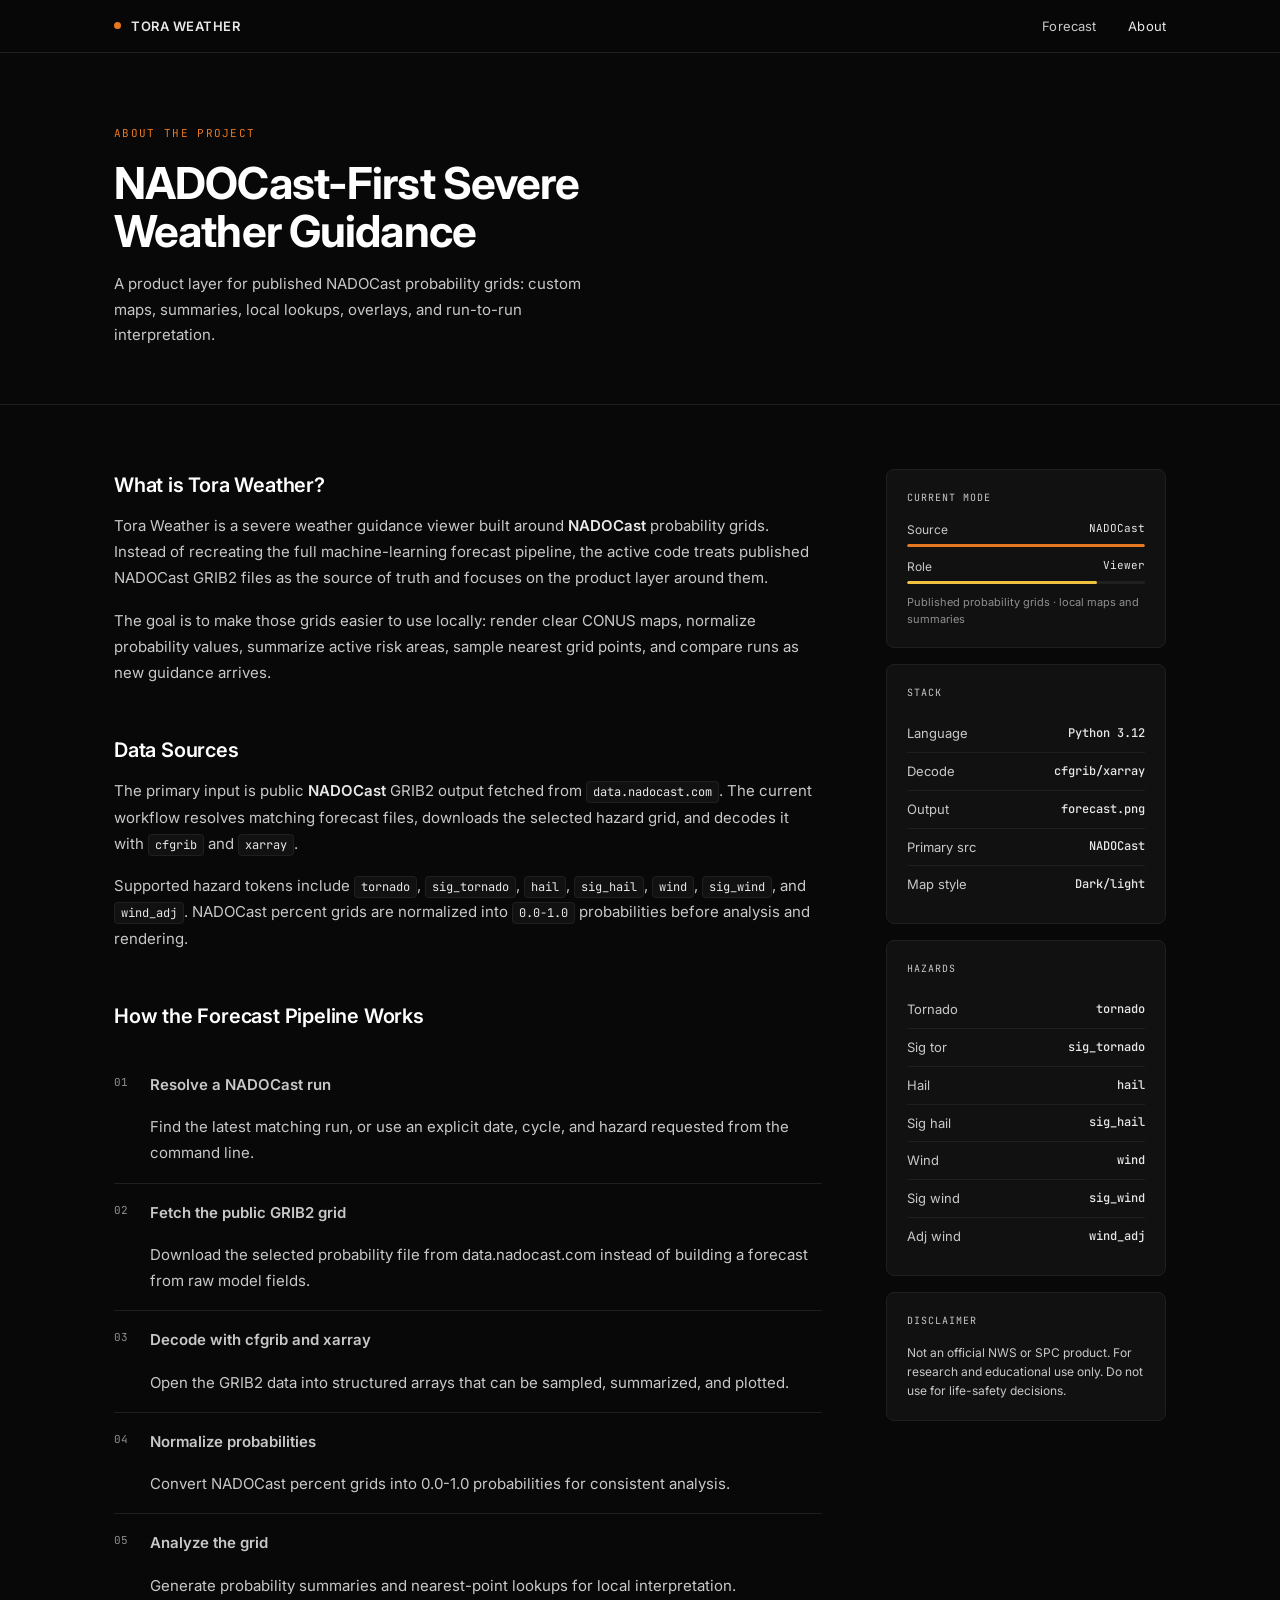
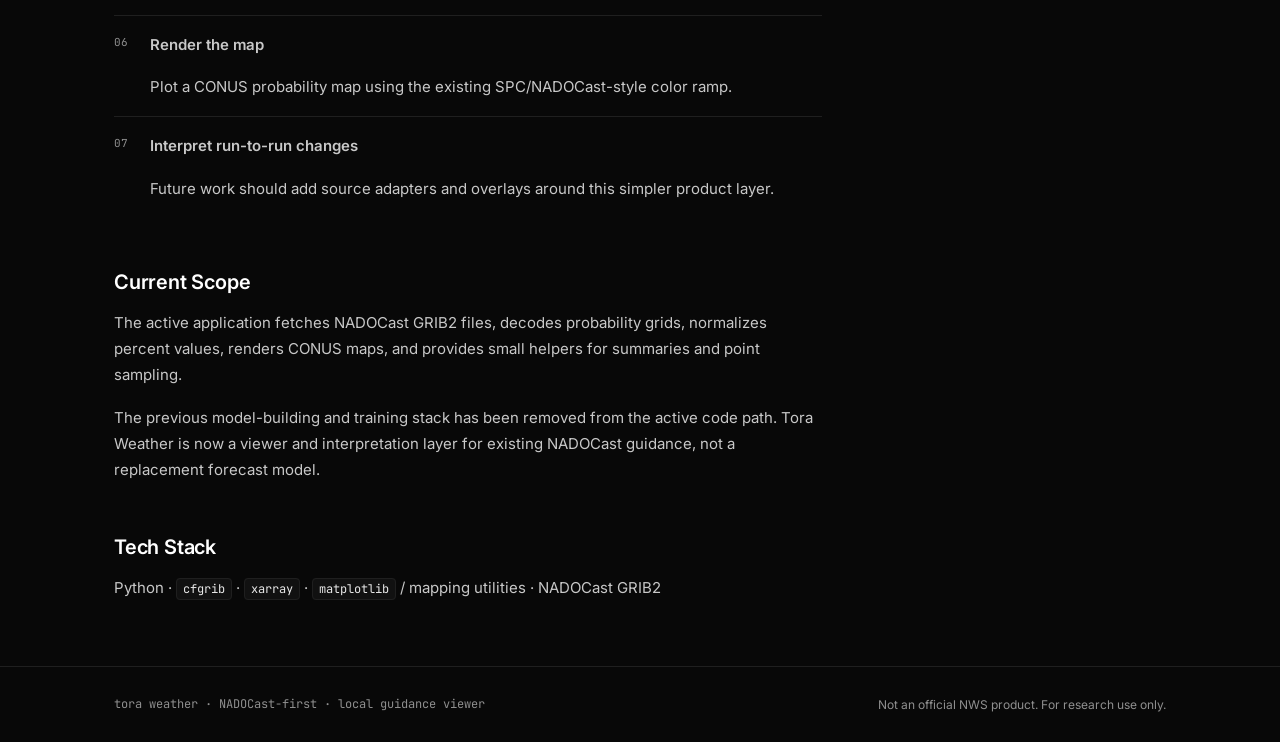
<file: website/about.html>
<!DOCTYPE html>
<html lang="en">
<head>
  <meta charset="UTF-8" />
  <meta name="viewport" content="width=device-width, initial-scale=1.0" />
  <title>About — Tora Weather</title>
  <link rel="preconnect" href="https://fonts.googleapis.com" />
  <link rel="preconnect" href="https://fonts.gstatic.com" crossorigin />
  <link href="https://fonts.googleapis.com/css2?family=Inter:wght@400;500;600;700&family=JetBrains+Mono:wght@400;500&display=swap" rel="stylesheet" />
  <link rel="stylesheet" href="styles.css" />
</head>
<body>

  <!-- Nav -->
  <nav>
    <div class="container">
      <div class="nav-inner">
        <a href="index.html" class="nav-logo">
          <span class="nav-logo-dot"></span>
          Tora Weather
        </a>
        <ul class="nav-links">
          <li><a href="index.html">Forecast</a></li>
          <li><a href="about.html" class="active">About</a></li>
        </ul>
      </div>
    </div>
  </nav>

  <!-- Hero -->
  <header class="about-hero">
    <div class="container">
      <p class="hero-eyebrow">About the Project</p>
      <h1 class="hero-title">NADOCast-First Severe Weather Guidance</h1>
      <p class="hero-sub">
        A product layer for published NADOCast probability grids: custom maps,
        summaries, local lookups, overlays, and run-to-run interpretation.
      </p>
    </div>
  </header>

  <main>
    <div class="container">
      <div class="about-layout">

        <!-- Main prose -->
        <article class="prose">

          <h2>What is Tora Weather?</h2>
          <p>
            Tora Weather is a severe weather guidance viewer built around
            <strong>NADOCast</strong> probability grids. Instead of recreating the
            full machine-learning forecast pipeline, the active code treats published
            NADOCast GRIB2 files as the source of truth and focuses on the product
            layer around them.
          </p>
          <p>
            The goal is to make those grids easier to use locally: render clear CONUS
            maps, normalize probability values, summarize active risk areas, sample
            nearest grid points, and compare runs as new guidance arrives.
          </p>

          <h2>Data Sources</h2>
          <p>
            The primary input is public <strong>NADOCast</strong> GRIB2 output fetched
            from <code>data.nadocast.com</code>. The current workflow resolves matching
            forecast files, downloads the selected hazard grid, and decodes it with
            <code>cfgrib</code> and <code>xarray</code>.
          </p>
          <p>
            Supported hazard tokens include <code>tornado</code>,
            <code>sig_tornado</code>, <code>hail</code>, <code>sig_hail</code>,
            <code>wind</code>, <code>sig_wind</code>, and <code>wind_adj</code>.
            NADOCast percent grids are normalized into <code>0.0-1.0</code>
            probabilities before analysis and rendering.
          </p>

          <h2>How the Forecast Pipeline Works</h2>
          <div class="pipeline">
            <div class="pipeline-step">
              <span class="step-num">01</span>
              <div class="step-content">
                <p class="step-title">Resolve a NADOCast run</p>
                <p class="step-desc">Find the latest matching run, or use an explicit date, cycle, and hazard requested from the command line.</p>
              </div>
            </div>
            <div class="pipeline-step">
              <span class="step-num">02</span>
              <div class="step-content">
                <p class="step-title">Fetch the public GRIB2 grid</p>
                <p class="step-desc">Download the selected probability file from data.nadocast.com instead of building a forecast from raw model fields.</p>
              </div>
            </div>
            <div class="pipeline-step">
              <span class="step-num">03</span>
              <div class="step-content">
                <p class="step-title">Decode with cfgrib and xarray</p>
                <p class="step-desc">Open the GRIB2 data into structured arrays that can be sampled, summarized, and plotted.</p>
              </div>
            </div>
            <div class="pipeline-step">
              <span class="step-num">04</span>
              <div class="step-content">
                <p class="step-title">Normalize probabilities</p>
                <p class="step-desc">Convert NADOCast percent grids into 0.0-1.0 probabilities for consistent analysis.</p>
              </div>
            </div>
            <div class="pipeline-step">
              <span class="step-num">05</span>
              <div class="step-content">
                <p class="step-title">Analyze the grid</p>
                <p class="step-desc">Generate probability summaries and nearest-point lookups for local interpretation.</p>
              </div>
            </div>
            <div class="pipeline-step">
              <span class="step-num">06</span>
              <div class="step-content">
                <p class="step-title">Render the map</p>
                <p class="step-desc">Plot a CONUS probability map using the existing SPC/NADOCast-style color ramp.</p>
              </div>
            </div>
            <div class="pipeline-step">
              <span class="step-num">07</span>
              <div class="step-content">
                <p class="step-title">Interpret run-to-run changes</p>
                <p class="step-desc">Future work should add source adapters and overlays around this simpler product layer.</p>
              </div>
            </div>
          </div>

          <h2>Current Scope</h2>
          <p>
            The active application fetches NADOCast GRIB2 files, decodes probability
            grids, normalizes percent values, renders CONUS maps, and provides small
            helpers for summaries and point sampling.
          </p>
          <p>
            The previous model-building and training stack has been removed from the
            active code path. Tora Weather is now a viewer and interpretation layer
            for existing NADOCast guidance, not a replacement forecast model.
          </p>

          <h2>Tech Stack</h2>
          <p>
            Python · <code>cfgrib</code> · <code>xarray</code> ·
            <code>matplotlib</code> / mapping utilities · NADOCast GRIB2
          </p>

        </article>

        <!-- Sidebar -->
        <aside class="about-sidebar">

          <div class="sidebar-card">
            <p class="sidebar-card-title">Current Mode</p>
            <div class="perf-bar-wrap">
              <div class="perf-bar-label">
                <span>Source</span>
                <span>NADOCast</span>
              </div>
              <div class="perf-bar">
                <div class="perf-bar-fill" style="width: 100%"></div>
              </div>
            </div>
            <div class="perf-bar-wrap">
              <div class="perf-bar-label">
                <span>Role</span>
                <span>Viewer</span>
              </div>
              <div class="perf-bar">
                <div class="perf-bar-fill" style="width: 80%; background: var(--slight)"></div>
              </div>
            </div>
            <p style="font-size:11px;color:var(--dim);margin-top:8px;line-height:1.5;">
              Published probability grids · local maps and summaries
            </p>
          </div>

          <div class="sidebar-card">
            <p class="sidebar-card-title">Stack</p>
            <div class="sidebar-row">
              <span class="sidebar-row-label">Language</span>
              <span class="sidebar-row-value">Python 3.12</span>
            </div>
            <div class="sidebar-row">
              <span class="sidebar-row-label">Decode</span>
              <span class="sidebar-row-value">cfgrib/xarray</span>
            </div>
            <div class="sidebar-row">
              <span class="sidebar-row-label">Output</span>
              <span class="sidebar-row-value">forecast.png</span>
            </div>
            <div class="sidebar-row">
              <span class="sidebar-row-label">Primary src</span>
              <span class="sidebar-row-value">NADOCast</span>
            </div>
            <div class="sidebar-row">
              <span class="sidebar-row-label">Map style</span>
              <span class="sidebar-row-value">Dark/light</span>
            </div>
          </div>

          <div class="sidebar-card">
            <p class="sidebar-card-title">Hazards</p>
            <div class="sidebar-row">
              <span class="sidebar-row-label">Tornado</span>
              <span class="sidebar-row-value">tornado</span>
            </div>
            <div class="sidebar-row">
              <span class="sidebar-row-label">Sig tor</span>
              <span class="sidebar-row-value">sig_tornado</span>
            </div>
            <div class="sidebar-row">
              <span class="sidebar-row-label">Hail</span>
              <span class="sidebar-row-value">hail</span>
            </div>
            <div class="sidebar-row">
              <span class="sidebar-row-label">Sig hail</span>
              <span class="sidebar-row-value">sig_hail</span>
            </div>
            <div class="sidebar-row">
              <span class="sidebar-row-label">Wind</span>
              <span class="sidebar-row-value">wind</span>
            </div>
            <div class="sidebar-row">
              <span class="sidebar-row-label">Sig wind</span>
              <span class="sidebar-row-value">sig_wind</span>
            </div>
            <div class="sidebar-row">
              <span class="sidebar-row-label">Adj wind</span>
              <span class="sidebar-row-value">wind_adj</span>
            </div>
          </div>

          <div class="sidebar-card">
            <p class="sidebar-card-title">Disclaimer</p>
            <p style="font-size:12px;color:var(--muted);line-height:1.6;">
              Not an official NWS or SPC product. For research and educational use only.
              Do not use for life-safety decisions.
            </p>
          </div>

        </aside>
      </div>
    </div>
  </main>

  <!-- Footer -->
  <footer>
    <div class="container">
      <div class="footer-inner">
        <span class="footer-left">tora weather · NADOCast-first · local guidance viewer</span>
        <span class="footer-right">Not an official NWS product. For research use only.</span>
      </div>
    </div>
  </footer>

</body>
</html>
</file>
<file: website/styles.css>
/* ─── Reset & Base ─────────────────────────────────────────────── */
*, *::before, *::after { box-sizing: border-box; margin: 0; padding: 0; }

:root {
  --bg:        #080808;
  --bg-card:   #111111;
  --bg-hover:  #181818;
  --border:    #1f1f1f;
  --border-hi: #2e2e2e;
  --text:      #e8e8e8;
  --muted:     #c8c8c8;
  --dim:       #8f8f8f;

  /* SPC risk palette */
  --marginal:  #76b041;
  --slight:    #f0c040;
  --enhanced:  #e87820;
  --moderate:  #c83228;
  --high:      #c040c8;

  --accent:    var(--enhanced);

  --font-sans: 'Inter', system-ui, -apple-system, sans-serif;
  --font-mono: 'JetBrains Mono', 'Fira Code', 'Courier New', monospace;

  --r:   4px;
  --r-lg: 8px;
}

html { scroll-behavior: smooth; }

body {
  background: var(--bg);
  color: var(--text);
  font-family: var(--font-sans);
  font-size: 15px;
  line-height: 1.6;
  -webkit-font-smoothing: antialiased;
  min-height: 100vh;
}

a { color: inherit; text-decoration: none; }
img { display: block; max-width: 100%; }

/* ─── Layout ───────────────────────────────────────────────────── */
.container {
  max-width: 1100px;
  margin: 0 auto;
  padding: 0 24px;
}

/* ─── Nav ──────────────────────────────────────────────────────── */
nav {
  border-bottom: 1px solid var(--border);
  position: sticky;
  top: 0;
  z-index: 100;
  background: rgba(8, 8, 8, 0.92);
  backdrop-filter: blur(12px);
  -webkit-backdrop-filter: blur(12px);
}

.nav-inner {
  display: flex;
  align-items: center;
  justify-content: space-between;
  height: 52px;
}

.nav-logo {
  display: flex;
  align-items: center;
  gap: 10px;
  font-size: 13px;
  font-weight: 600;
  letter-spacing: 0.04em;
  text-transform: uppercase;
  color: var(--text);
}

.nav-logo-dot {
  width: 7px;
  height: 7px;
  border-radius: 50%;
  background: var(--accent);
  flex-shrink: 0;
}

.nav-links {
  display: flex;
  align-items: center;
  gap: 32px;
  list-style: none;
}

.nav-links a {
  font-size: 13px;
  color: var(--muted);
  transition: color 0.15s;
  letter-spacing: 0.01em;
}

.nav-links a:hover,
.nav-links a.active { color: var(--text); }

/* ─── Hero ─────────────────────────────────────────────────────── */
.hero {
  padding: 72px 0 48px;
  border-bottom: 1px solid var(--border);
}

.hero-eyebrow {
  font-family: var(--font-mono);
  font-size: 11px;
  letter-spacing: 0.12em;
  text-transform: uppercase;
  color: var(--accent);
  margin-bottom: 16px;
}

.hero-title {
  font-size: clamp(28px, 4vw, 44px);
  font-weight: 700;
  letter-spacing: -0.02em;
  line-height: 1.1;
  color: #ffffff;
  max-width: 620px;
}

.hero-sub {
  margin-top: 16px;
  font-size: 15px;
  color: var(--muted);
  max-width: 480px;
  line-height: 1.7;
}

.hero-meta {
  margin-top: 28px;
  display: flex;
  align-items: center;
  gap: 20px;
  flex-wrap: wrap;
}

.meta-chip {
  font-family: var(--font-mono);
  font-size: 11px;
  color: var(--dim);
  letter-spacing: 0.06em;
}

.meta-chip span {
  color: var(--muted);
}

/* ─── Risk Legend ──────────────────────────────────────────────── */
.legend {
  display: flex;
  align-items: center;
  gap: 6px;
  flex-wrap: wrap;
  margin-top: 24px;
}

.legend-item {
  display: flex;
  align-items: center;
  gap: 6px;
  padding: 4px 10px;
  border: 1px solid var(--border);
  border-radius: 20px;
  font-size: 11px;
  font-family: var(--font-mono);
  letter-spacing: 0.04em;
  color: var(--muted);
}

.legend-swatch {
  width: 8px;
  height: 8px;
  border-radius: 2px;
  flex-shrink: 0;
}

/* ─── Main Map / Forecast Output ───────────────────────────────── */
.forecast-section {
  padding: 48px 0;
}

.section-header {
  display: flex;
  align-items: flex-start;
  justify-content: space-between;
  margin-bottom: 24px;
  gap: 16px;
}

.section-label {
  font-family: var(--font-mono);
  font-size: 11px;
  letter-spacing: 0.1em;
  text-transform: uppercase;
  color: var(--muted);
  margin-bottom: 6px;
}

.section-title {
  font-size: 18px;
  font-weight: 600;
  letter-spacing: -0.01em;
  color: var(--text);
}

.badge {
  font-family: var(--font-mono);
  font-size: 10px;
  letter-spacing: 0.06em;
  text-transform: uppercase;
  padding: 4px 9px;
  border-radius: var(--r);
  border: 1px solid var(--border-hi);
  color: var(--muted);
  white-space: nowrap;
  margin-top: 2px;
}

.map-shell {
  width: 100%;
  aspect-ratio: 16 / 9;
  min-height: 420px;
  background: var(--bg-card);
  border: 1px solid var(--border);
  border-radius: var(--r-lg);
  position: relative;
  overflow: hidden;
}

.forecast-map {
  width: 100%;
  height: 100%;
  min-height: 420px;
  background: #090909;
}

.map-status-panel {
  position: absolute;
  left: 14px;
  top: 14px;
  z-index: 500;
  max-width: min(360px, calc(100% - 28px));
  padding: 8px 10px;
  background: rgba(8, 8, 8, 0.82);
  border: 1px solid rgba(46, 46, 46, 0.9);
  border-radius: var(--r);
  color: var(--muted);
  font-family: var(--font-mono);
  font-size: 11px;
  letter-spacing: 0.04em;
  text-transform: uppercase;
  backdrop-filter: blur(10px);
  -webkit-backdrop-filter: blur(10px);
}

.map-controls {
  position: absolute;
  right: 14px;
  top: 14px;
  z-index: 500;
  display: flex;
  align-items: center;
  gap: 6px;
}

.map-control-btn {
  appearance: none;
  border: 1px solid rgba(46, 46, 46, 0.95);
  border-radius: var(--r);
  background: rgba(8, 8, 8, 0.82);
  color: var(--muted);
  font-family: var(--font-mono);
  font-size: 10px;
  letter-spacing: 0.05em;
  text-transform: uppercase;
  padding: 8px 9px;
  cursor: pointer;
  transition: border-color 0.15s, color 0.15s, background 0.15s;
  backdrop-filter: blur(10px);
  -webkit-backdrop-filter: blur(10px);
}

.map-control-btn:hover,
.map-control-btn.active {
  border-color: var(--accent);
  color: var(--text);
  background: rgba(17, 17, 17, 0.9);
}

.map-search {
  position: absolute;
  right: 14px;
  top: 58px;
  z-index: 500;
  display: flex;
  align-items: stretch;
  width: min(220px, calc(100% - 28px));
  border: 1px solid rgba(46, 46, 46, 0.95);
  border-radius: var(--r);
  background: rgba(8, 8, 8, 0.84);
  overflow: hidden;
  backdrop-filter: blur(10px);
  -webkit-backdrop-filter: blur(10px);
}

.map-search.invalid {
  border-color: rgba(200, 50, 40, 0.95);
}

.map-search-message {
  position: absolute;
  top: calc(100% + 6px);
  right: 0;
  max-width: 260px;
  color: var(--moderate);
  font-family: var(--font-mono);
  font-size: 10px;
  letter-spacing: 0.04em;
  text-transform: uppercase;
  line-height: 1.35;
  text-align: right;
}

.map-search-input {
  min-width: 0;
  width: 100%;
  border: none;
  background: transparent;
  color: var(--text);
  font-family: var(--font-mono);
  font-size: 11px;
  letter-spacing: 0.04em;
  padding: 8px 10px;
  outline: none;
}

.map-search-input::placeholder {
  color: var(--dim);
  text-transform: uppercase;
}

.map-search-btn {
  appearance: none;
  border: none;
  border-left: 1px solid rgba(46, 46, 46, 0.95);
  background: rgba(17, 17, 17, 0.9);
  color: var(--muted);
  font-family: var(--font-mono);
  font-size: 10px;
  letter-spacing: 0.05em;
  text-transform: uppercase;
  padding: 0 10px;
  cursor: pointer;
}

.map-search-btn:hover,
.map-search:focus-within .map-search-btn {
  color: var(--text);
}

.map-search.loading {
  opacity: 0.72;
  pointer-events: none;
}

.leaflet-container {
  color: var(--text);
  font-family: var(--font-sans);
}

.map-label-pane {
  filter: brightness(1.55) contrast(1.35) saturate(0.8);
}

.map-boundary-pane {
  filter: brightness(1.8) contrast(1.8) saturate(0.2);
  opacity: 0.55;
}

.leaflet-top.leaflet-left {
  top: 58px;
  left: 14px;
}

.leaflet-control-zoom {
  border: 1px solid rgba(46, 46, 46, 0.95) !important;
  border-radius: var(--r) !important;
  overflow: hidden;
}

.leaflet-control-zoom a {
  width: 34px !important;
  height: 34px !important;
  line-height: 34px !important;
  background: rgba(8, 8, 8, 0.9) !important;
  border-bottom-color: var(--border-hi) !important;
  color: var(--text) !important;
}

.leaflet-control-zoom a:hover {
  background: var(--bg-hover) !important;
  color: #ffffff !important;
}

.leaflet-control-attribution,
.leaflet-control-scale-line {
  background: rgba(8, 8, 8, 0.78) !important;
  border-color: var(--border-hi) !important;
  color: var(--muted) !important;
  font-family: var(--font-mono);
  font-size: 10px;
}

.leaflet-control-attribution a {
  color: var(--muted) !important;
}

.forecast-popup .leaflet-popup-content-wrapper,
.forecast-popup .leaflet-popup-tip {
  background: rgba(8, 8, 8, 0.92);
  border: 1px solid var(--border-hi);
  color: var(--text);
  box-shadow: none;
}

.forecast-popup .leaflet-popup-content {
  display: flex;
  flex-direction: column;
  gap: 2px;
  margin: 8px 10px;
  font-size: 12px;
}

.forecast-popup strong {
  font-family: var(--font-mono);
  font-size: 13px;
  line-height: 1.2;
}

.forecast-popup span {
  color: var(--muted);
}

/* ─── Stats Row ────────────────────────────────────────────────── */
.stats-grid {
  display: grid;
  grid-template-columns: repeat(auto-fit, minmax(180px, 1fr));
  gap: 1px;
  background: var(--border);
  border: 1px solid var(--border);
  border-radius: var(--r-lg);
  overflow: hidden;
  margin-top: 16px;
}

.stat-card {
  background: var(--bg-card);
  padding: 20px 22px;
  display: flex;
  flex-direction: column;
  gap: 6px;
}

.stat-label {
  font-family: var(--font-mono);
  font-size: 10px;
  letter-spacing: 0.1em;
  text-transform: uppercase;
  color: var(--muted);
}

.stat-value {
  font-size: 22px;
  font-weight: 700;
  letter-spacing: -0.02em;
  color: #ffffff;
}

.stat-sub {
  font-size: 12px;
  color: var(--dim);
}

/* ─── Secondary Placeholders Grid ─────────────────────────────── */
.outputs-grid {
  display: grid;
  grid-template-columns: repeat(auto-fit, minmax(280px, 1fr));
  gap: 16px;
  margin-top: 48px;
}

.output-card {
  background: var(--bg-card);
  border: 1px solid var(--border);
  border-radius: var(--r-lg);
  overflow: hidden;
  transition: border-color 0.15s;
}

.output-card:hover { border-color: var(--border-hi); }

.output-card-img {
  width: 100%;
  aspect-ratio: 4 / 3;
  background: var(--bg);
  display: flex;
  align-items: center;
  justify-content: center;
  border-bottom: 1px solid var(--border);
  position: relative;
}

.output-card-img::before {
  content: '';
  position: absolute;
  inset: 0;
  background:
    repeating-linear-gradient(0deg, transparent, transparent 29px, var(--border) 29px, var(--border) 30px),
    repeating-linear-gradient(90deg, transparent, transparent 29px, var(--border) 29px, var(--border) 30px);
  opacity: 0.25;
}

.output-card-img-icon {
  font-size: 24px;
  opacity: 0.2;
  position: relative;
  z-index: 1;
}

.output-card-body {
  padding: 16px 18px;
}

.output-card-title {
  font-size: 13px;
  font-weight: 600;
  color: var(--text);
  margin-bottom: 4px;
}

.output-card-desc {
  font-size: 12px;
  color: var(--muted);
  line-height: 1.5;
}

.output-card-foot {
  padding: 10px 18px;
  border-top: 1px solid var(--border);
  font-family: var(--font-mono);
  font-size: 10px;
  color: var(--dim);
  letter-spacing: 0.05em;
}

/* ─── Divider ──────────────────────────────────────────────────── */
.divider {
  border: none;
  border-top: 1px solid var(--border);
  margin: 0;
}

/* ─── About Page ───────────────────────────────────────────────── */
.about-hero {
  padding: 72px 0 56px;
  border-bottom: 1px solid var(--border);
}

.about-layout {
  display: grid;
  grid-template-columns: 1fr 280px;
  gap: 64px;
  padding: 64px 0;
  align-items: start;
}

.prose h2 {
  font-size: 20px;
  font-weight: 600;
  letter-spacing: -0.01em;
  color: #ffffff;
  margin-top: 48px;
  margin-bottom: 12px;
}

.prose h2:first-child { margin-top: 0; }

.prose p {
  font-size: 15px;
  color: var(--muted);
  line-height: 1.75;
  margin-bottom: 16px;
}

.prose p:last-child { margin-bottom: 0; }

.prose strong { color: var(--text); font-weight: 600; }

.prose code {
  font-family: var(--font-mono);
  font-size: 12px;
  background: var(--bg-card);
  border: 1px solid var(--border);
  padding: 2px 6px;
  border-radius: var(--r);
  color: var(--text);
}

/* Pipeline Steps */
.pipeline {
  margin: 24px 0;
  display: flex;
  flex-direction: column;
  gap: 0;
}

.pipeline-step {
  display: flex;
  gap: 16px;
  padding: 16px 0;
  border-bottom: 1px solid var(--border);
  position: relative;
}

.pipeline-step:last-child { border-bottom: none; }

.step-num {
  font-family: var(--font-mono);
  font-size: 11px;
  color: var(--dim);
  width: 20px;
  flex-shrink: 0;
  padding-top: 2px;
}

.step-content {}

.step-title {
  font-size: 14px;
  font-weight: 600;
  color: var(--text);
  margin-bottom: 3px;
}

.step-desc {
  font-size: 13px;
  color: var(--muted);
  line-height: 1.6;
}

/* Sidebar */
.about-sidebar {
  display: flex;
  flex-direction: column;
  gap: 16px;
}

.sidebar-card {
  background: var(--bg-card);
  border: 1px solid var(--border);
  border-radius: var(--r-lg);
  padding: 20px;
}

.sidebar-card-title {
  font-family: var(--font-mono);
  font-size: 10px;
  letter-spacing: 0.1em;
  text-transform: uppercase;
  color: var(--muted);
  margin-bottom: 14px;
}

.sidebar-row {
  display: flex;
  justify-content: space-between;
  align-items: center;
  padding: 8px 0;
  border-bottom: 1px solid var(--border);
  font-size: 13px;
}

.sidebar-row:last-child { border-bottom: none; }

.sidebar-row-label { color: var(--muted); }
.sidebar-row-value { color: var(--text); font-weight: 500; font-size: 12px; font-family: var(--font-mono); }

.perf-bar-wrap {
  margin-top: 4px;
}

.perf-bar-label {
  display: flex;
  justify-content: space-between;
  font-size: 12px;
  margin-bottom: 5px;
}

.perf-bar-label span:first-child { color: var(--muted); }
.perf-bar-label span:last-child { color: var(--text); font-family: var(--font-mono); font-size: 11px; }

.perf-bar {
  height: 3px;
  background: var(--border);
  border-radius: 2px;
  overflow: hidden;
  margin-bottom: 10px;
}

.perf-bar-fill {
  height: 100%;
  border-radius: 2px;
  background: var(--accent);
}

/* ─── Footer ───────────────────────────────────────────────────── */
footer {
  border-top: 1px solid var(--border);
  padding: 28px 0;
}

.footer-inner {
  display: flex;
  align-items: center;
  justify-content: space-between;
  gap: 16px;
  flex-wrap: wrap;
}

.footer-left {
  font-size: 12px;
  color: var(--dim);
  font-family: var(--font-mono);
}

.footer-right {
  font-size: 12px;
  color: var(--dim);
}

/* ─── Responsive ───────────────────────────────────────────────── */
@media (max-width: 768px) {
  .about-layout {
    grid-template-columns: 1fr;
    gap: 40px;
  }
  .section-header { flex-direction: column; }
  .map-shell,
  .forecast-map {
    min-height: 360px;
  }
  .map-status-panel {
    left: 10px;
    right: 10px;
    max-width: none;
  }
  .map-controls {
    top: auto;
    right: 10px;
    bottom: 22px;
  }
  .map-search {
    top: auto;
    left: 10px;
    right: 10px;
    bottom: 66px;
    width: auto;
  }
  .leaflet-top.leaflet-left {
    top: 70px;
    left: 10px;
  }
  .outputs-grid { grid-template-columns: 1fr; }
}
</file>
